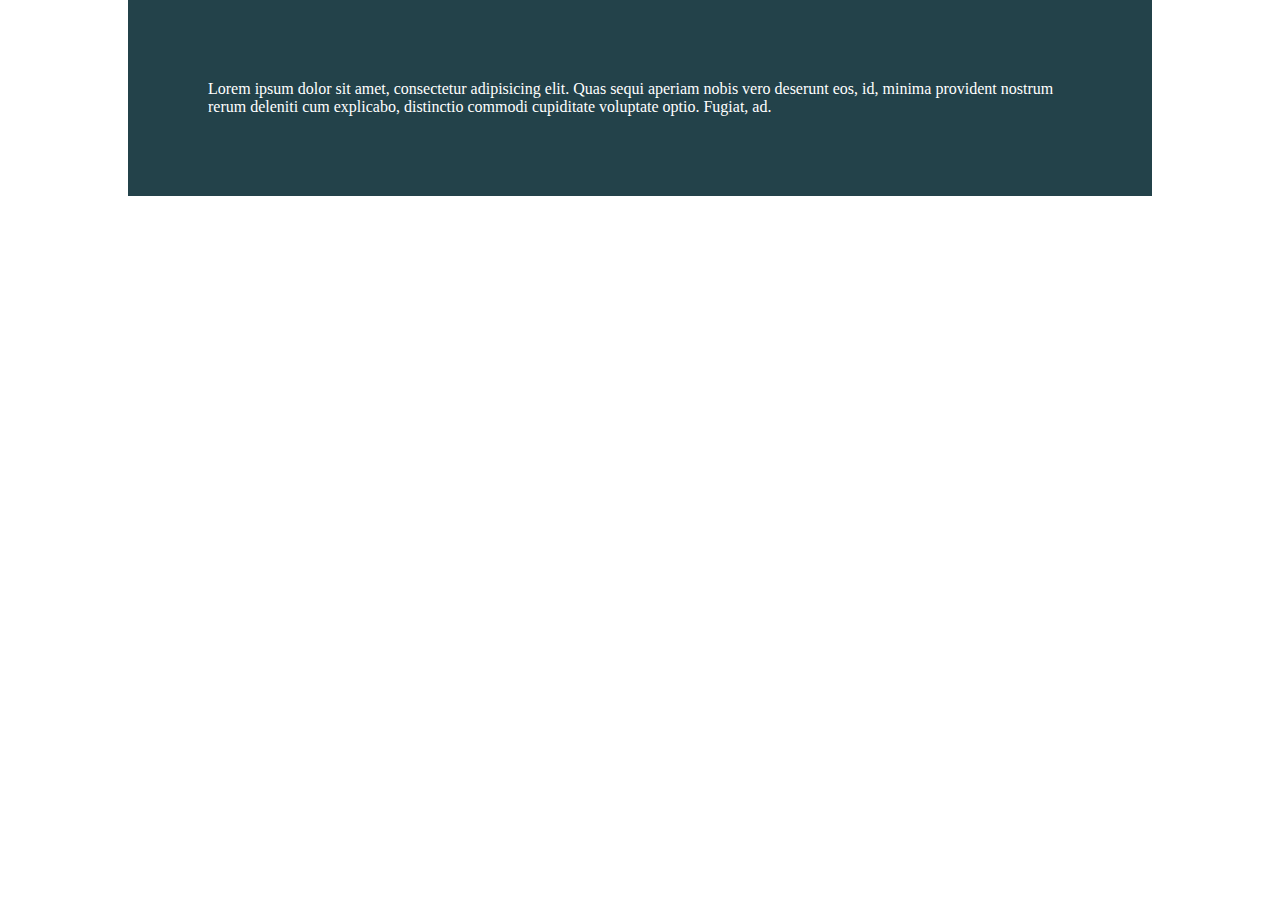
<file: day1/index.html>
<!DOCTYPE html>
<html lang="en">
<head>
    <meta charset="UTF-8">
    <meta http-equiv="X-UA-Compatible" content="IE=edge">
    <meta name="viewport" content="width=device-width, initial-scale=1.0">
    <link rel="stylesheet" href="styles.css">
    <title>Day 1</title>
</head>
<body>
    <div class="container">
        Lorem ipsum dolor sit amet, consectetur adipisicing elit. Quas sequi aperiam nobis vero deserunt eos, id, minima provident nostrum rerum deleniti cum explicabo, distinctio commodi cupiditate voluptate optio. Fugiat, ad.
    </div>
</body>
</html>
</file>
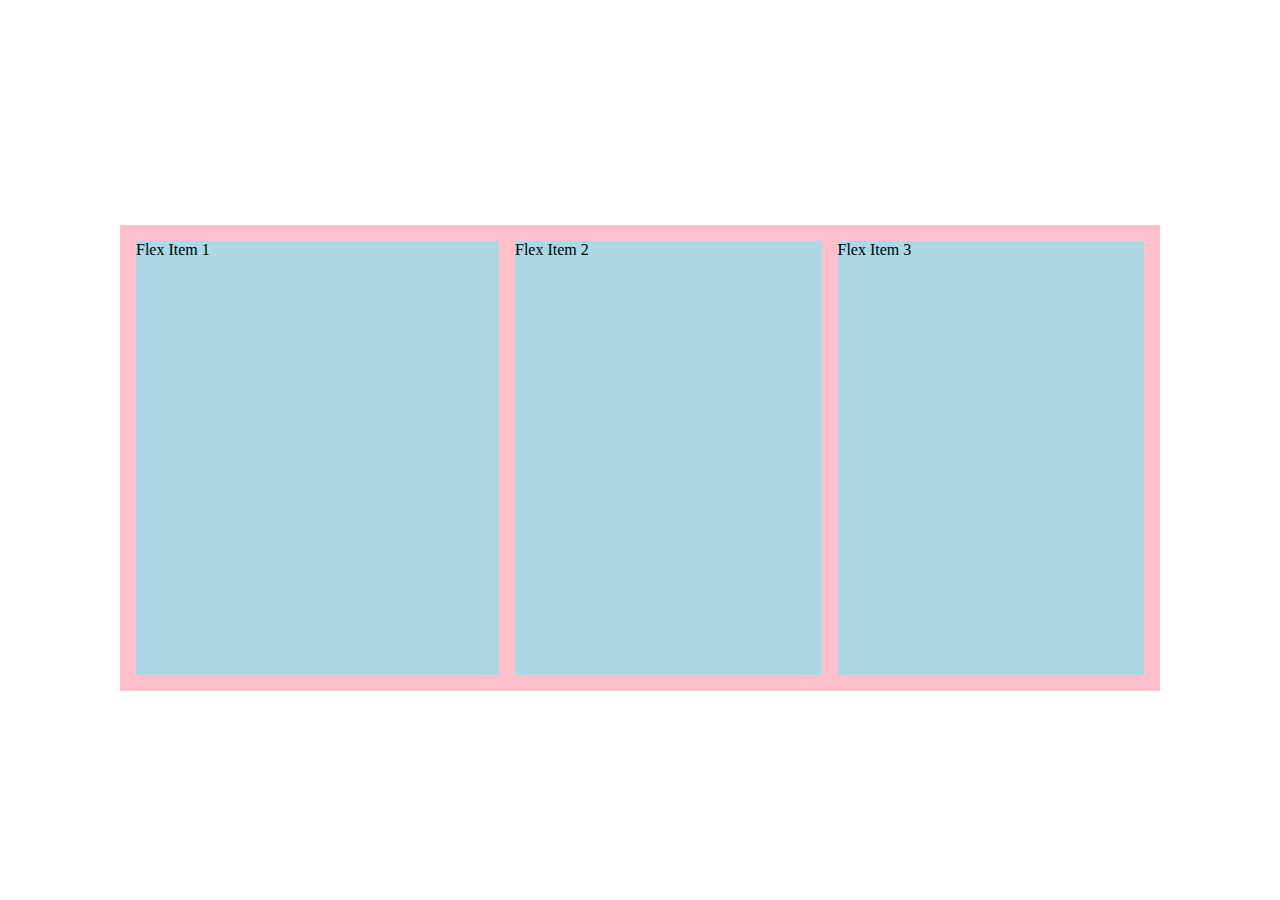
<file: day10/index.html>
<!DOCTYPE html>
<html lang="en">
<head>
    <meta charset="UTF-8">
    <meta http-equiv="X-UA-Compatible" content="IE=edge">
    <meta name="viewport" content="width=device-width, initial-scale=1.0">
    <link rel="stylesheet" href="style.css">
    <title>Document</title>
</head>
<body>
    <div class="container">
        <div class="item one">Flex Item 1</div>
        <div class="item two">Flex Item 2</div>
        <div class="item three">Flex Item 3</div>
    </div>
</body>
</html>
</file>
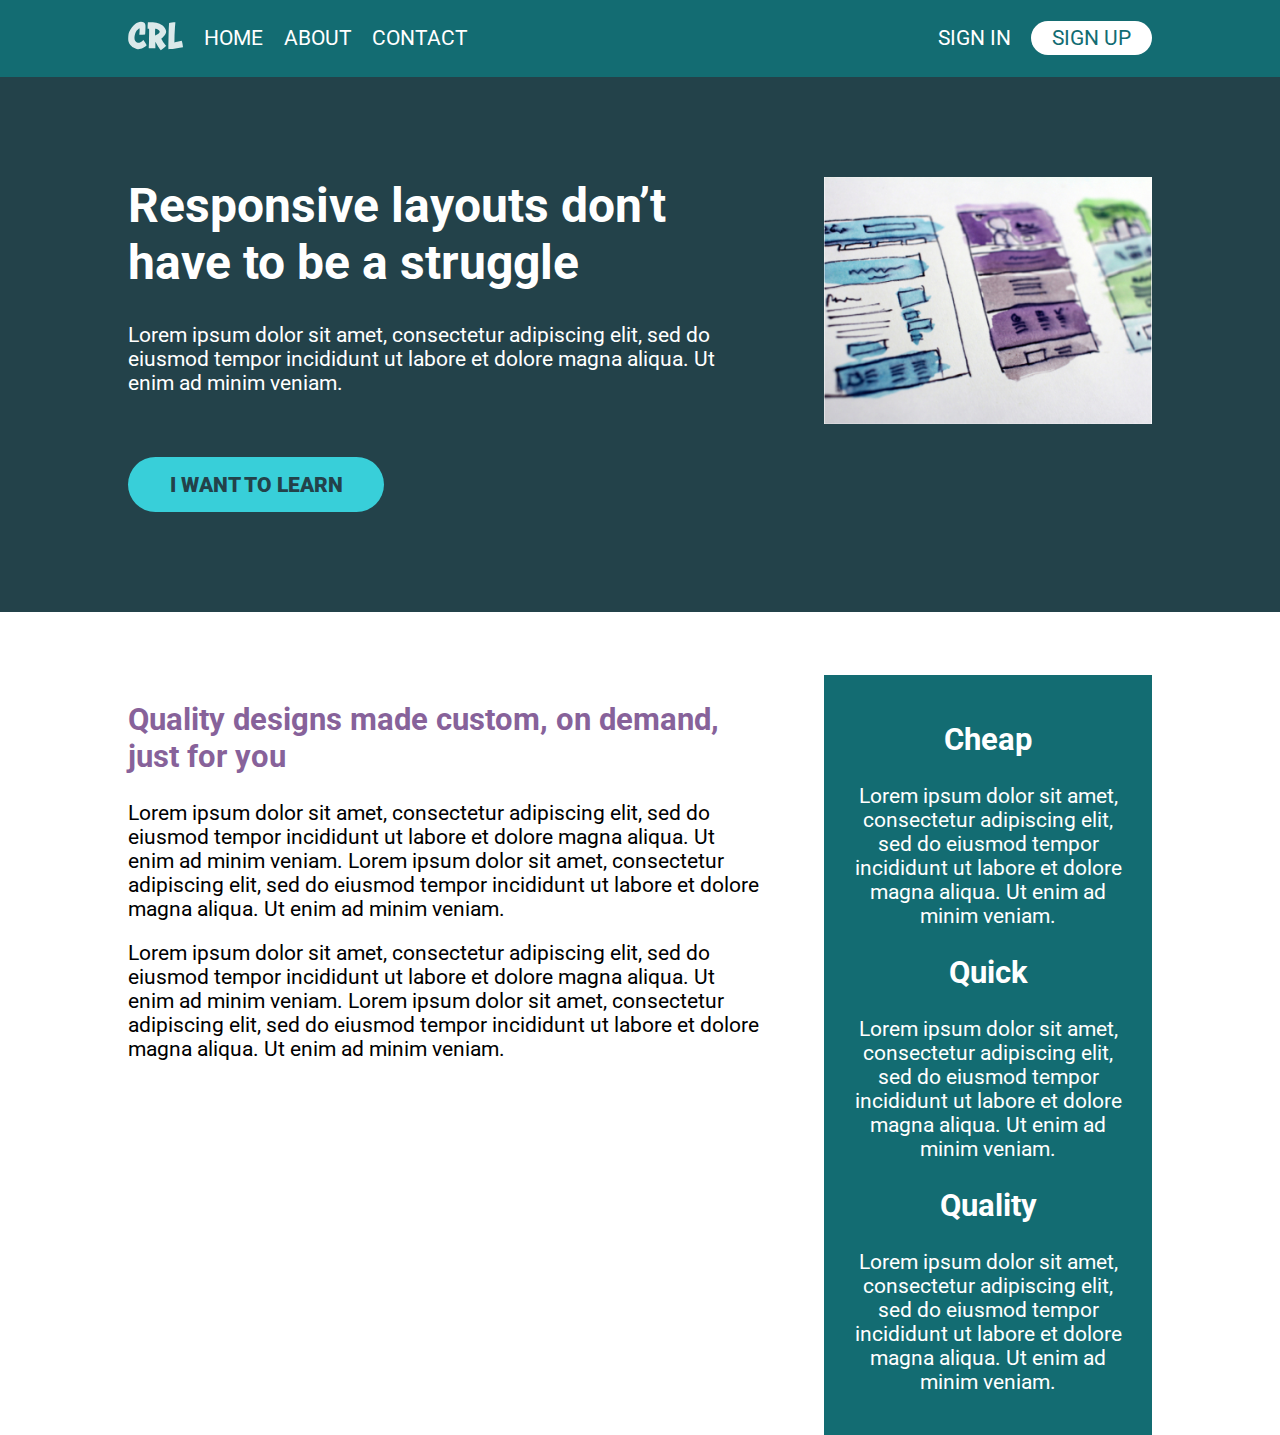
<file: day12/index.html>
<!DOCTYPE html>
<html lang="en">
<head>
    <meta charset="UTF-8">
    <meta name="viewport" content="width=device-width, initial-scale=1.0">
    <title>Conquering Responsive Layouts</title>
    <link href="https://fonts.googleapis.com/css2?family=Roboto:wght@400;900&display=swap" rel="stylesheet"> 
    <link rel="stylesheet" href="style.css">
</head>
<body>
    <header>
        <div class="container row">
            <a class="logo" href="#">
                <img src="logo.svg" alt="conquering responsove layouts">
            </a>
            <nav class="nav">
                <ul class="nav__list">
                    <li class="nav__item"><a href="#" class="nav__link">Home</a></li>
                    <li class="nav__item"><a href="#" class="nav__link">About</a></li>
                    <li class="nav__item"><a href="#" class="nav__link">Contact</a></li>
                </ul>
                <ul class="nav__list">
                    <li class="nav__item"><a href="#" class="nav__link">Sign In</a></li>
                    <li class="nav__item"><a href="#" class="nav__link nav__link--button">Sign up</a></li>
                </ul>
            </nav>
        </div>
    </header>

    <section class="hero">
        <div class="container row">
            <div class="hero__text">
                <h1>Responsive layouts don’t have to be a struggle</h1>
                <p>Lorem ipsum dolor sit amet, consectetur adipiscing elit, sed do eiusmod tempor incididunt ut labore et dolore magna aliqua. Ut enim ad minim veniam.</p>
                <a href="#" class="btn">I want to learn</a>
            </div>
            <img src="img/hero-img.jpg" alt="UX design sketches" class="hero__img">
        </div>
    </section> 

    <main class="main container row">
            <section class="primary-content">
                <h2 class="section-title">Quality designs made custom, on demand, just for you</h2>
                <p>Lorem ipsum dolor sit amet, consectetur adipiscing elit, sed do eiusmod tempor incididunt ut labore et dolore magna aliqua. Ut enim ad minim veniam. Lorem ipsum dolor sit amet, consectetur adipiscing elit, sed do eiusmod tempor incididunt ut labore et dolore magna aliqua. Ut enim ad minim veniam.</p>
                <p>Lorem ipsum dolor sit amet, consectetur adipiscing elit, sed do eiusmod tempor incididunt ut labore et dolore magna aliqua. Ut enim ad minim veniam. Lorem ipsum dolor sit amet, consectetur adipiscing elit, sed do eiusmod tempor incididunt ut labore et dolore magna aliqua. Ut enim ad minim veniam.</p>
            </section>
            <aside class="sidebar">
                <h2 class="sidebar-title">Cheap</h2>
                <p>Lorem ipsum dolor sit amet, consectetur adipiscing elit, sed do eiusmod tempor incididunt ut labore et dolore magna aliqua. Ut enim ad minim veniam.</p>

                <h2 class="sidebar-title">Quick</h2>
                <p>Lorem ipsum dolor sit amet, consectetur adipiscing elit, sed do eiusmod tempor incididunt ut labore et dolore magna aliqua. Ut enim ad minim veniam.</p>

                <h2 class="sidebar-title">Quality</h2>
                <p>Lorem ipsum dolor sit amet, consectetur adipiscing elit, sed do eiusmod tempor incididunt ut labore et dolore magna aliqua. Ut enim ad minim veniam.</p>
            </aside>
    </main>

    

</body>
</html>
</file>
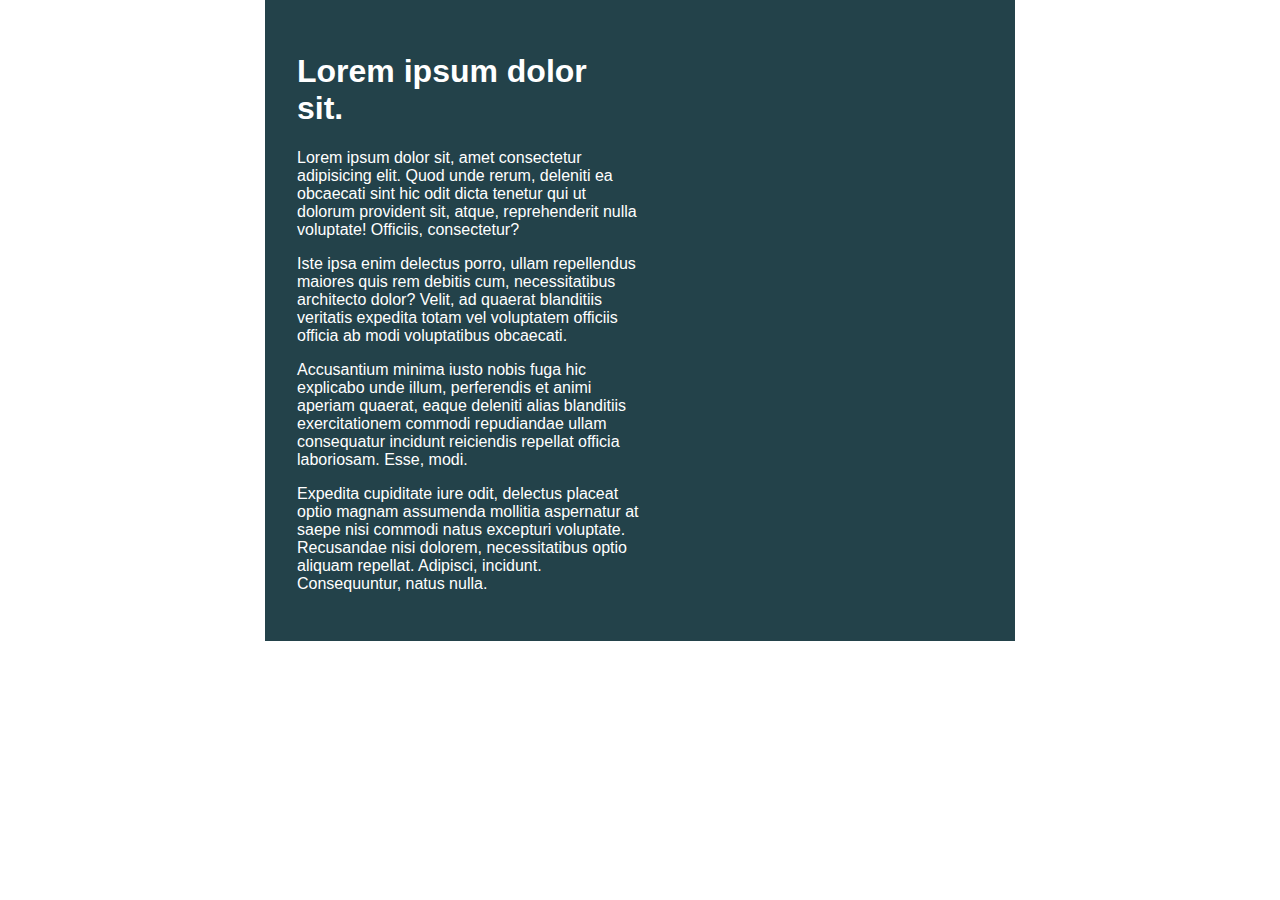
<file: day3/index.html>
<!DOCTYPE html>
<html lang="en">

<head>
    <meta charset="UTF-8">
    <meta name="viewport" content="width=device-width, initial-scale=1.0">
    <title>Day 01</title>

    <link rel="stylesheet" href="styles.css">
</head>

<body>
    <div class="container">
        <div class="intro-content">
            <h1>Lorem ipsum dolor sit.</h1>
            <p>Lorem ipsum dolor sit, amet consectetur adipisicing elit. Quod unde rerum, deleniti ea obcaecati sint hic
                odit dicta tenetur qui ut dolorum provident sit, atque, reprehenderit nulla voluptate! Officiis,
                consectetur?</p>
            <p>Iste ipsa enim delectus porro, ullam repellendus maiores quis rem debitis cum, necessitatibus architecto
                dolor? Velit, ad quaerat blanditiis veritatis expedita totam vel voluptatem officiis officia ab modi
                voluptatibus obcaecati.</p>
            <p>Accusantium minima iusto nobis fuga hic explicabo unde illum, perferendis et animi aperiam quaerat, eaque
                deleniti alias blanditiis exercitationem commodi repudiandae ullam consequatur incidunt reiciendis
                repellat officia laboriosam. Esse, modi.</p>
            <p>Expedita cupiditate iure odit, delectus placeat optio magnam assumenda mollitia aspernatur at saepe nisi
                commodi natus excepturi voluptate. Recusandae nisi dolorem, necessitatibus optio aliquam repellat.
                Adipisci, incidunt. Consequuntur, natus nulla.</p>
        </div>
    </div>
</body>

</html>
</file>
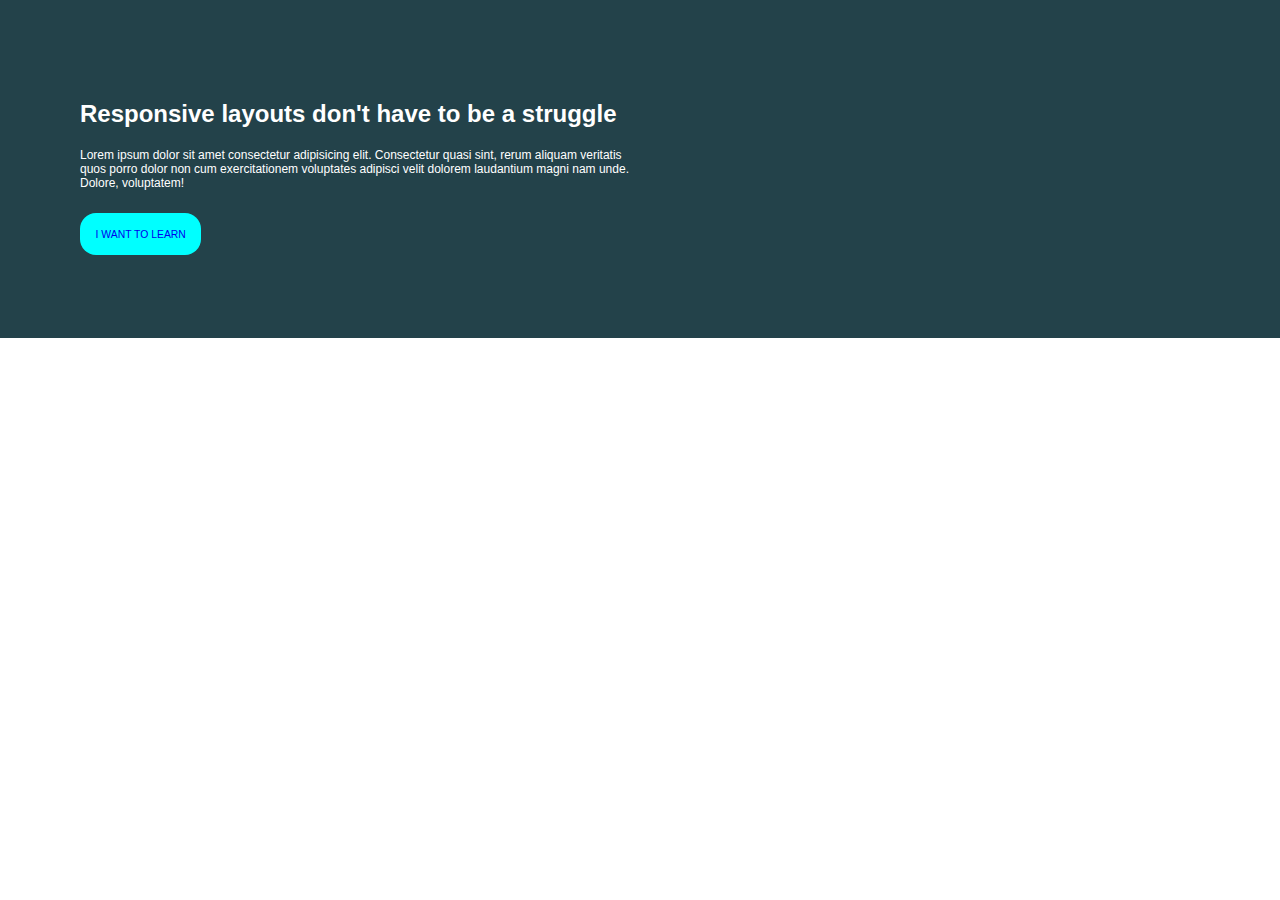
<file: day4/index.html>
<!DOCTYPE html>
<html lang="en">
<head>
    <meta charset="UTF-8">
    <meta http-equiv="X-UA-Compatible" content="IE=edge">
    <meta name="viewport" content="width=device-width, initial-scale=1.0">
    <link rel="stylesheet" href="styles.css">
    <title>Document</title>
</head>
<body>
    <div class="container">
        <div class="intro">
            <div class="intro-content">
                <h2>Responsive layouts don't have to be a struggle</h2>
                <div class="heading">
                    Lorem ipsum dolor sit amet consectetur adipisicing elit. Consectetur quasi sint, rerum aliquam veritatis quos porro dolor non cum exercitationem voluptates adipisci velit dolorem laudantium magni nam unde. Dolore, voluptatem!
                </div>
                <p>
                    <a class="btn" href="#">I want to learn</a>
                </p>
            </div>
        </div>
    </div>
</body>
</html>
</file>
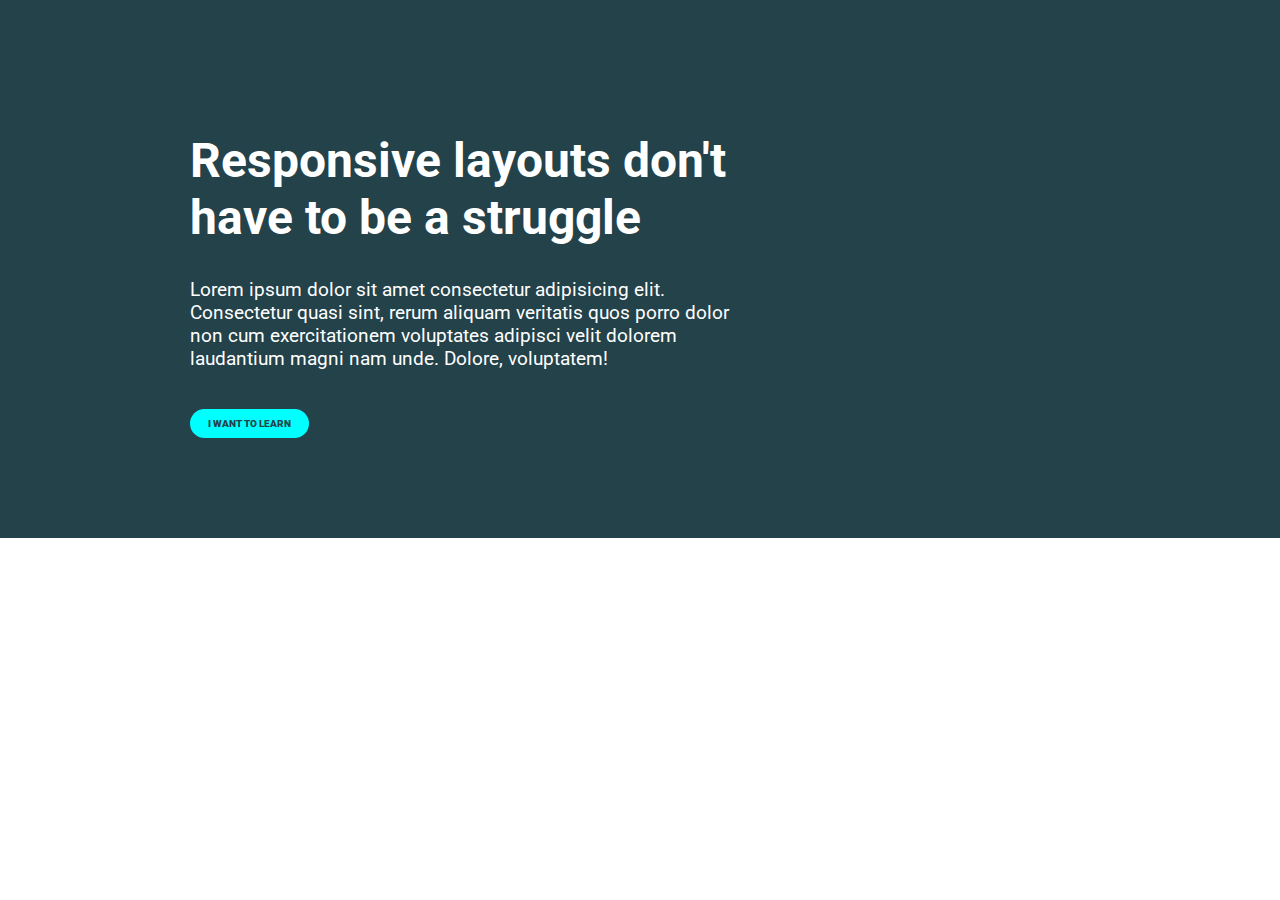
<file: day5/index.html>
<!DOCTYPE html>
<html lang="en">
<head>
    <meta charset="UTF-8">
    <meta http-equiv="X-UA-Compatible" content="IE=edge">
    <meta name="viewport" content="width=device-width, initial-scale=1.0">
    <link rel="preconnect" href="https://fonts.googleapis.com"> 
    <link rel="preconnect" href="https://fonts.gstatic.com" crossorigin> 
    <link href="https://fonts.googleapis.com/css2?family=Roboto:wght@400;900&display=swap" rel="stylesheet">
    <link rel="stylesheet" href="styles.css">
    <title>Document</title>
</head>
<body>
    <div class="hero">
        <div class="container">
            <div class="hero-text">
                <h1>Responsive layouts don't have to be a struggle</h1>
                <p>Lorem ipsum dolor sit amet consectetur adipisicing elit. Consectetur quasi sint, rerum aliquam veritatis quos porro dolor non cum exercitationem voluptates adipisci velit dolorem laudantium magni nam unde. Dolore, voluptatem!</p>
                <a href="#" class="btn">I want to learn</a>
            </div>
        </div>
    </div>
</body>
</html>
</file>
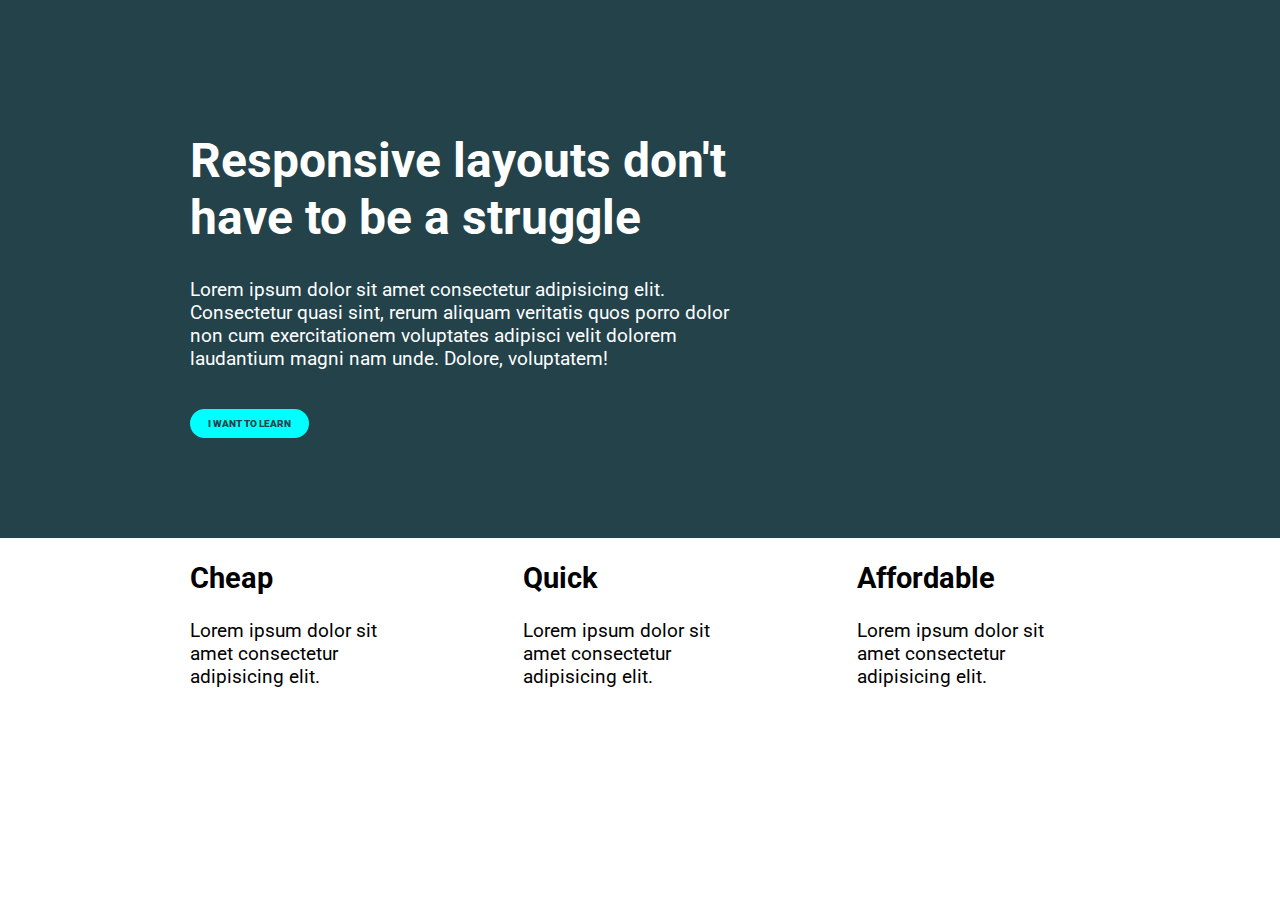
<file: day8/index.html>
<!DOCTYPE html>
<html lang="en">
<head>
    <meta charset="UTF-8">
    <meta http-equiv="X-UA-Compatible" content="IE=edge">
    <meta name="viewport" content="width=device-width, initial-scale=1.0">
    <link rel="preconnect" href="https://fonts.googleapis.com"> 
    <link rel="preconnect" href="https://fonts.gstatic.com" crossorigin> 
    <link href="https://fonts.googleapis.com/css2?family=Roboto:wght@400;900&display=swap" rel="stylesheet">
    <link rel="stylesheet" href="styles.css">
    <title>Document</title>
</head>
<body>
    <div class="hero">
        <div class="container">
            <div class="hero-text">
                <h1>Responsive layouts don't have to be a struggle</h1>
                <p>Lorem ipsum dolor sit amet consectetur adipisicing elit. Consectetur quasi sint, rerum aliquam veritatis quos porro dolor non cum exercitationem voluptates adipisci velit dolorem laudantium magni nam unde. Dolore, voluptatem!</p>
                <a href="#" class="btn">I want to learn</a>
            </div>
        </div>
    </div>
    <div class="container">
        <div class="row">
            <div class="col">
                <h2>Cheap</h2>
                <p>Lorem ipsum dolor sit amet consectetur adipisicing elit.</p>
            </div>
            <div class="col">
                <h2>Quick</h2>
                <p>Lorem ipsum dolor sit amet consectetur adipisicing elit.</p>
            </div>
            <div class="col">
                <h2>Affordable</h2>
                <p>Lorem ipsum dolor sit amet consectetur adipisicing elit.</p>
            </div>
        </div>
    </div>
</body>
</html>
</file>
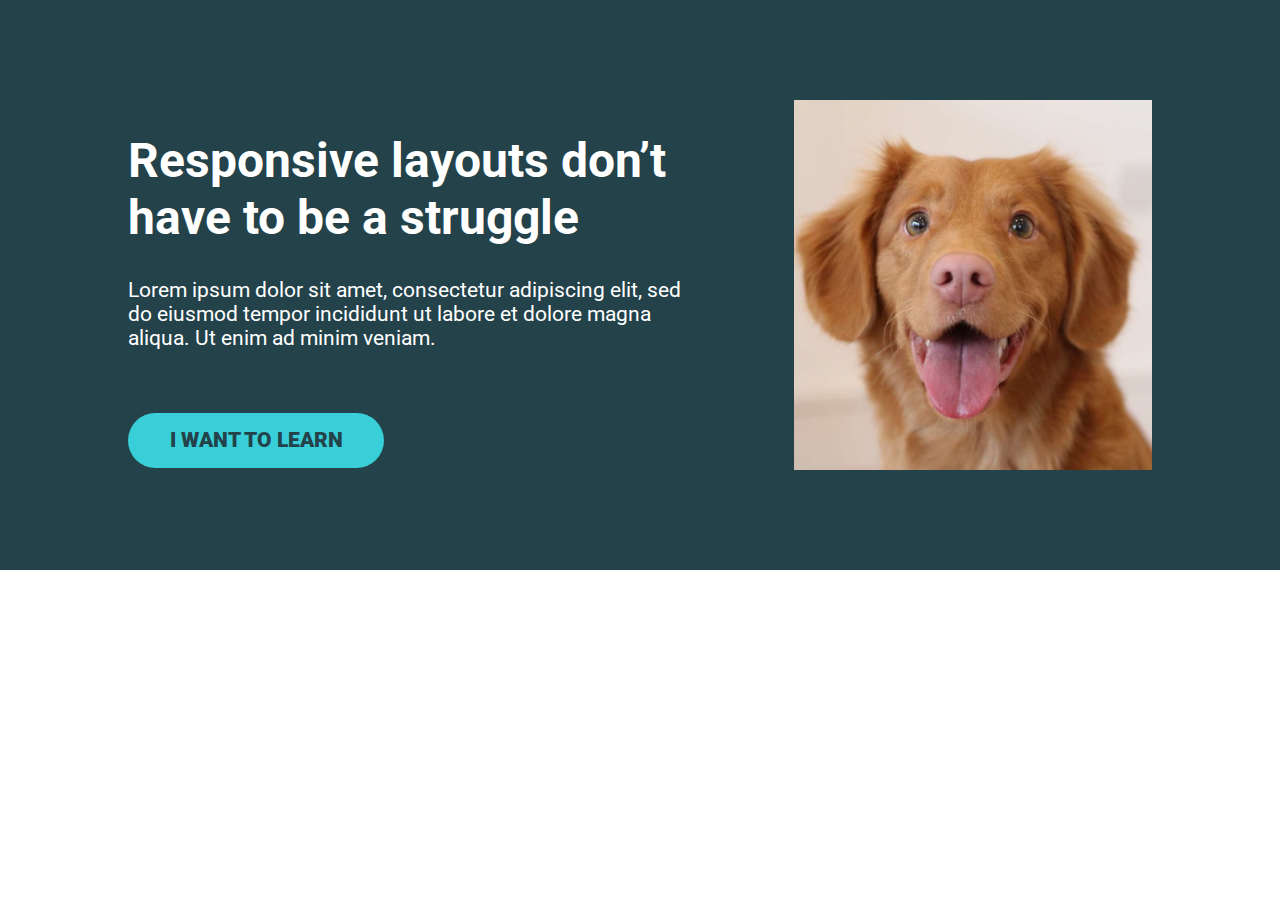
<file: day9/index.html>
<!DOCTYPE html>
<html lang="en">
<head>
    <meta charset="UTF-8">
    <meta name="viewport" content="width=device-width, initial-scale=1.0">
    <title>Day 9</title>
    <link href="https://fonts.googleapis.com/css2?family=Roboto:wght@400;900&display=swap" rel="stylesheet"> 
    <link rel="stylesheet" href="style.css">
</head>
<body>
    <div class="hero">
        <div class="container d-flex">
            <div class="hero__text">
                <h1>Responsive layouts don’t have to be a struggle</h1>
                <p>Lorem ipsum dolor sit amet, consectetur adipiscing elit, sed do eiusmod tempor incididunt ut labore et dolore magna aliqua. Ut enim ad minim veniam.</p>
                <a href="#" class="btn">I want to learn</a>
            </div>
            <img class="hero__img" src="./images/dog.jpg" alt="cute dog">
        </div>
    </div>
</body>
</html>
</file>
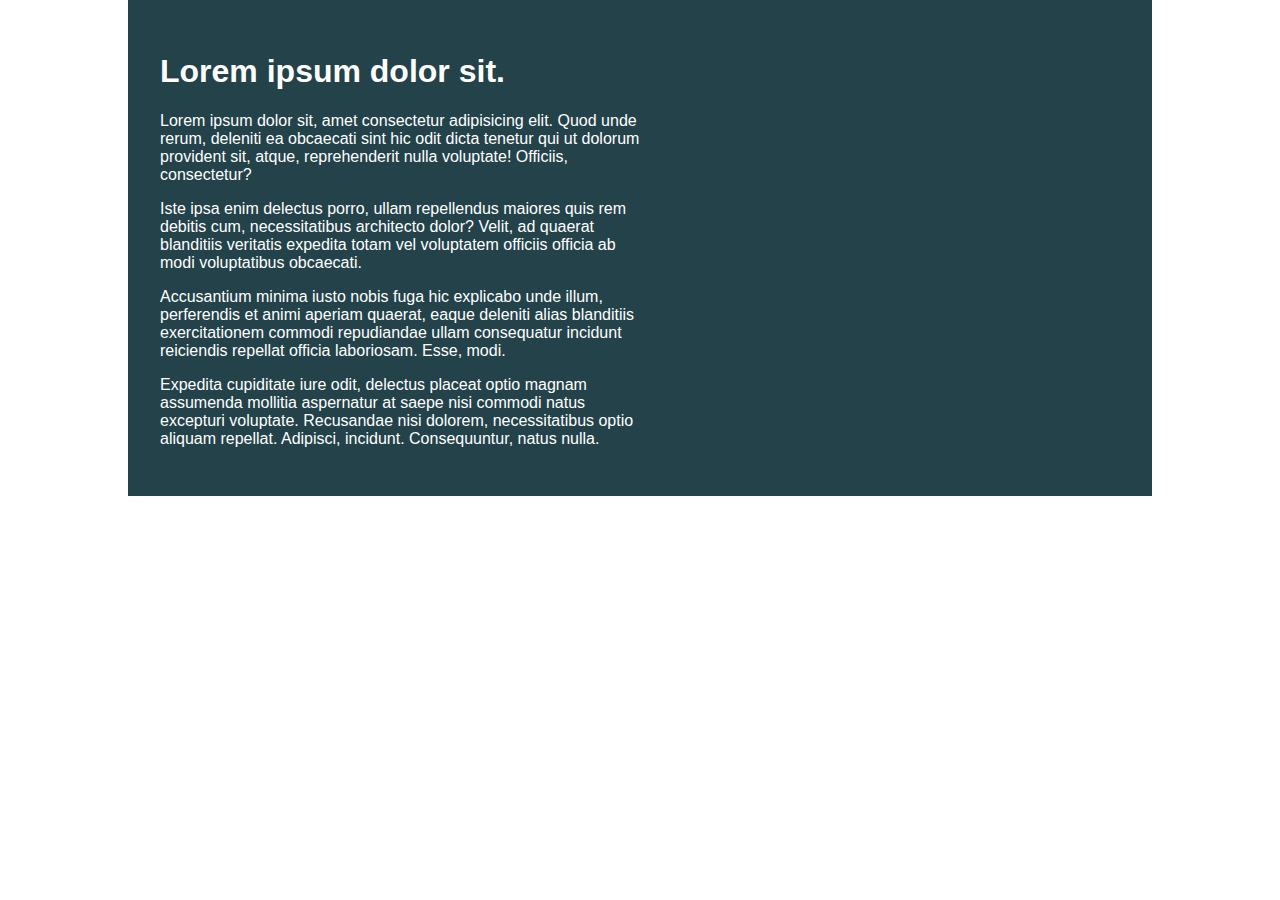
<file: day1/challenge/index.html>
<!DOCTYPE html>
<html lang="en">

<head>
    <meta charset="UTF-8">
    <meta name="viewport" content="width=device-width, initial-scale=1.0">
    <title>Day 01</title>

    <link rel="stylesheet" href="style.css">
</head>

<body>
    <div class="container">
        <div class="intro-content">
            <h1>Lorem ipsum dolor sit.</h1>
            <p>Lorem ipsum dolor sit, amet consectetur adipisicing elit. Quod unde rerum, deleniti ea obcaecati sint hic
                odit dicta tenetur qui ut dolorum provident sit, atque, reprehenderit nulla voluptate! Officiis,
                consectetur?</p>
            <p>Iste ipsa enim delectus porro, ullam repellendus maiores quis rem debitis cum, necessitatibus architecto
                dolor? Velit, ad quaerat blanditiis veritatis expedita totam vel voluptatem officiis officia ab modi
                voluptatibus obcaecati.</p>
            <p>Accusantium minima iusto nobis fuga hic explicabo unde illum, perferendis et animi aperiam quaerat, eaque
                deleniti alias blanditiis exercitationem commodi repudiandae ullam consequatur incidunt reiciendis
                repellat officia laboriosam. Esse, modi.</p>
            <p>Expedita cupiditate iure odit, delectus placeat optio magnam assumenda mollitia aspernatur at saepe nisi
                commodi natus excepturi voluptate. Recusandae nisi dolorem, necessitatibus optio aliquam repellat.
                Adipisci, incidunt. Consequuntur, natus nulla.</p>
        </div>
    </div>
</body>

</html>
</file>
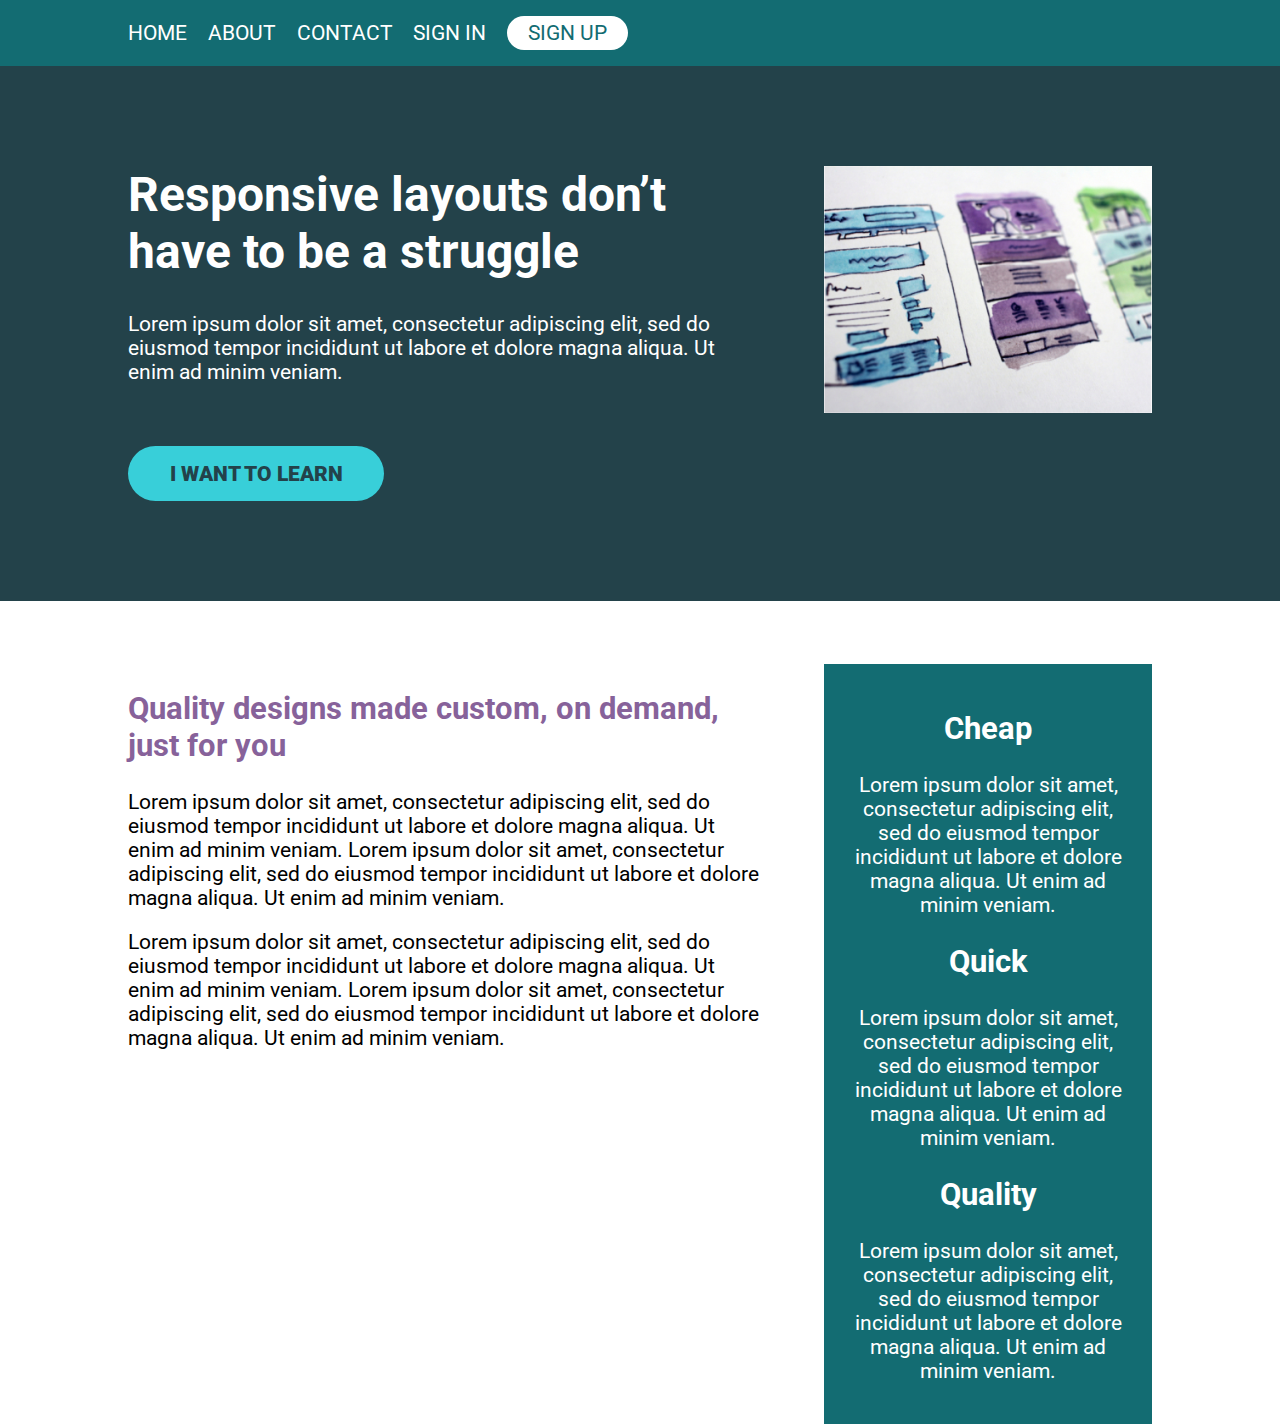
<file: day11/challenge/index.html>
<!DOCTYPE html>
<html lang="en">
<head>
    <meta charset="UTF-8">
    <meta name="viewport" content="width=device-width, initial-scale=1.0">
    <title>Conquering Responsive Layouts</title>
    <link href="https://fonts.googleapis.com/css2?family=Roboto:wght@400;900&display=swap" rel="stylesheet"> 
    <link rel="stylesheet" href="style.css">
</head>
<body>
    <header>
        <nav class="container nav">
            <ul class="nav__list">
                <li class="nav__item"><a href="#" class="nav__link">Home</a></li>
                <li class="nav__item"><a href="#" class="nav__link">About</a></li>
                <li class="nav__item"><a href="#" class="nav__link">Contact</a></li>
                <li class="nav__item"><a href="#" class="nav__link">Sign In</a></li>
                <li class="nav__item"><a href="#" class="nav__link nav__link--button">Sign up</a></li>
            </ul>
        </nav>
    </header>

    <section class="hero">
        <div class="container row">
            <div class="hero__text">
                <h1>Responsive layouts don’t have to be a struggle</h1>
                <p>Lorem ipsum dolor sit amet, consectetur adipiscing elit, sed do eiusmod tempor incididunt ut labore et dolore magna aliqua. Ut enim ad minim veniam.</p>
                <a href="#" class="btn">I want to learn</a>
            </div>
            <img src="img/hero-img.jpg" alt="UX design sketches" class="hero__img">
        </div>
    </section> 

    <main class="main container row">
            <section class="primary-content">
                <h2 class="section-title">Quality designs made custom, on demand, just for you</h2>
                <p>Lorem ipsum dolor sit amet, consectetur adipiscing elit, sed do eiusmod tempor incididunt ut labore et dolore magna aliqua. Ut enim ad minim veniam. Lorem ipsum dolor sit amet, consectetur adipiscing elit, sed do eiusmod tempor incididunt ut labore et dolore magna aliqua. Ut enim ad minim veniam.</p>
                <p>Lorem ipsum dolor sit amet, consectetur adipiscing elit, sed do eiusmod tempor incididunt ut labore et dolore magna aliqua. Ut enim ad minim veniam. Lorem ipsum dolor sit amet, consectetur adipiscing elit, sed do eiusmod tempor incididunt ut labore et dolore magna aliqua. Ut enim ad minim veniam.</p>
            </section>
            <aside class="sidebar">
                <h2 class="sidebar-title">Cheap</h2>
                <p>Lorem ipsum dolor sit amet, consectetur adipiscing elit, sed do eiusmod tempor incididunt ut labore et dolore magna aliqua. Ut enim ad minim veniam.</p>

                <h2 class="sidebar-title">Quick</h2>
                <p>Lorem ipsum dolor sit amet, consectetur adipiscing elit, sed do eiusmod tempor incididunt ut labore et dolore magna aliqua. Ut enim ad minim veniam.</p>

                <h2 class="sidebar-title">Quality</h2>
                <p>Lorem ipsum dolor sit amet, consectetur adipiscing elit, sed do eiusmod tempor incididunt ut labore et dolore magna aliqua. Ut enim ad minim veniam.</p>
            </aside>
    </main>

    

</body>
</html>
</file>
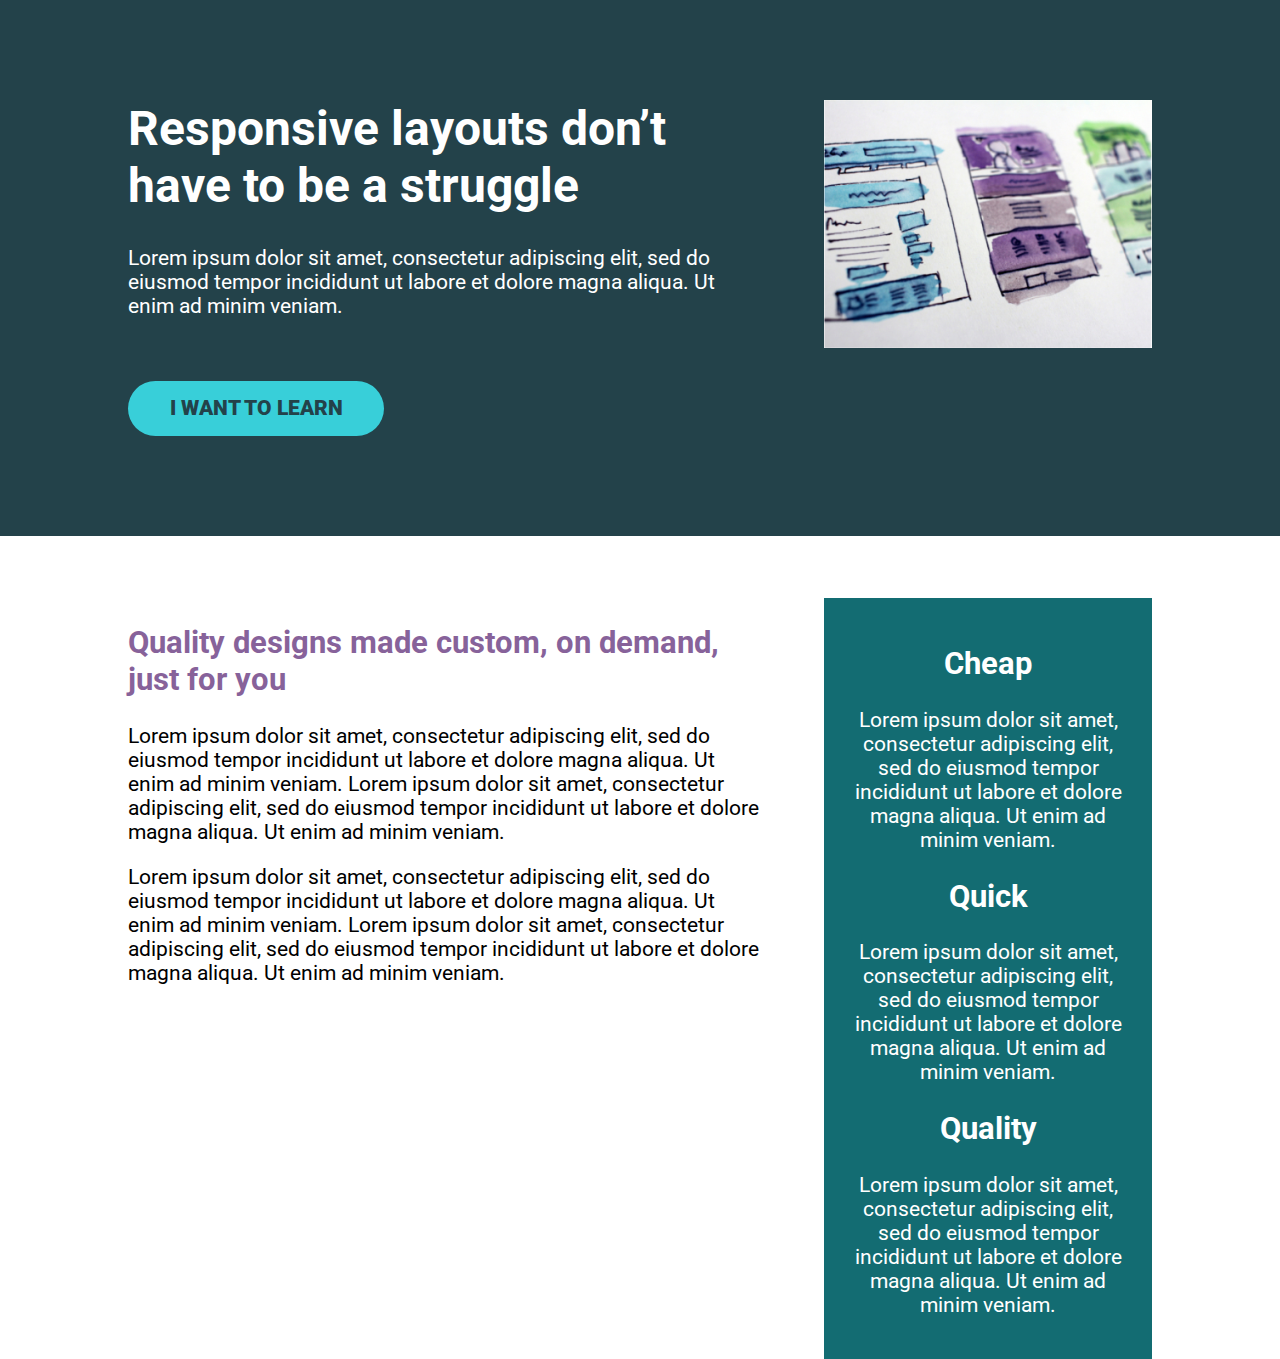
<file: day11/day9-solution/index.html>
<!DOCTYPE html>
<html lang="en">
<head>
    <meta charset="UTF-8">
    <meta name="viewport" content="width=device-width, initial-scale=1.0">
    <title>Conquering Rsponsive Layouts</title>
    <link href="https://fonts.googleapis.com/css2?family=Roboto:wght@400;900&display=swap" rel="stylesheet"> 
    <link rel="stylesheet" href="style.css">
</head>
<body>
    <header class="hero">
        <div class="container row">
            <div class="hero__text">
                <h1>Responsive layouts don’t have to be a struggle</h1>
                <p>Lorem ipsum dolor sit amet, consectetur adipiscing elit, sed do eiusmod tempor incididunt ut labore et dolore magna aliqua. Ut enim ad minim veniam.</p>
                <a href="#" class="btn">I want to learn</a>
            </div>
            <img class="hero__img" src="img/hero-img.jpg" alt="hero image">
        </div>
    </header>
    <main class="main container row">
        <section class="primary-content">
            <h2 class="section-title">Quality designs made custom, on demand, just for you</h2>
            <p>Lorem ipsum dolor sit amet, consectetur adipiscing elit, sed do eiusmod tempor incididunt ut labore et dolore magna aliqua. Ut enim ad minim veniam. Lorem ipsum dolor sit amet, consectetur adipiscing elit, sed do eiusmod tempor incididunt ut labore et dolore magna aliqua. Ut enim ad minim veniam.</p>
            <p>Lorem ipsum dolor sit amet, consectetur adipiscing elit, sed do eiusmod tempor incididunt ut labore et dolore magna aliqua. Ut enim ad minim veniam. Lorem ipsum dolor sit amet, consectetur adipiscing elit, sed do eiusmod tempor incididunt ut labore et dolore magna aliqua. Ut enim ad minim veniam.</p>
        </section>
        <aside class="sidebar">
            <h2 class="sidebar-title">Cheap</h2>
            <p>Lorem ipsum dolor sit amet, consectetur adipiscing elit, sed do eiusmod tempor incididunt ut labore et dolore magna aliqua. Ut enim ad minim veniam.</p>
            <h2 class="sidebar-title">Quick</h2>
            <p>Lorem ipsum dolor sit amet, consectetur adipiscing elit, sed do eiusmod tempor incididunt ut labore et dolore magna aliqua. Ut enim ad minim veniam.</p>
            <h2 class="sidebar-title">Quality</h2>
            <p>Lorem ipsum dolor sit amet, consectetur adipiscing elit, sed do eiusmod tempor incididunt ut labore et dolore magna aliqua. Ut enim ad minim veniam.</p>
        </aside>
    </main>
</body>
</html>
</file>
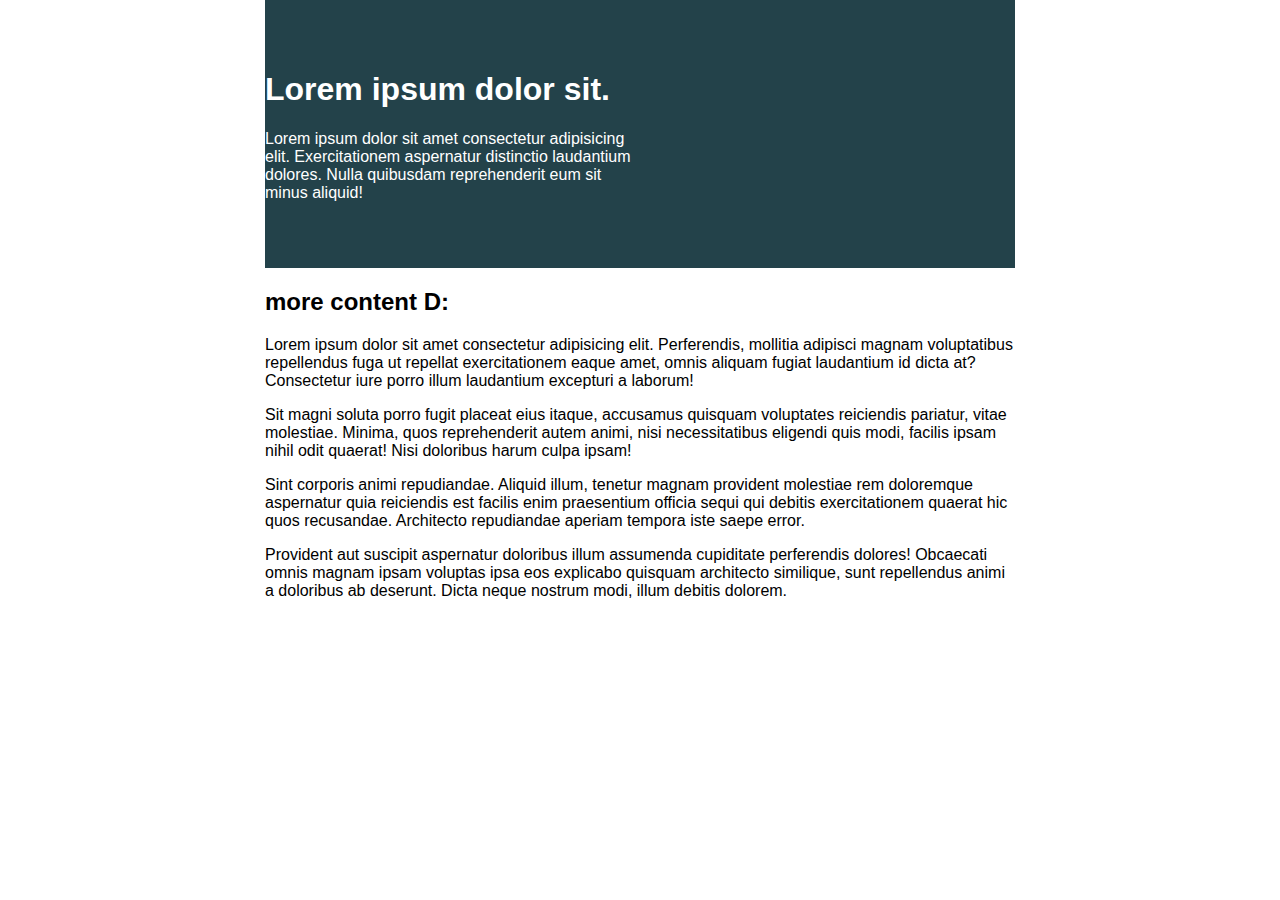
<file: day3/challenge/index.html>
<!DOCTYPE html>
<html lang="en">
<head> 
    <meta charset="UTF-8">
    <meta name="viewport" content="width=device-width, initial-scale=1.0">
    <title>Day 01</title>
 
    <link rel="stylesheet" href="style.css">
</head>
<body>

    <div class="container">
        <div class="intro">
            <div class="intro-content">
                <h1>Lorem ipsum dolor sit.</h1>
                <p>Lorem ipsum dolor sit amet consectetur adipisicing elit. Exercitationem aspernatur distinctio laudantium dolores. Nulla quibusdam reprehenderit eum sit minus aliquid!</p>
            </div>
        </div>
        <h2>more content D:</h2>
        <p>Lorem ipsum dolor sit amet consectetur adipisicing elit. Perferendis, mollitia adipisci magnam voluptatibus repellendus fuga ut repellat exercitationem eaque amet, omnis aliquam fugiat laudantium id dicta at? Consectetur iure porro illum laudantium excepturi a laborum!</p>
        <p>Sit magni soluta porro fugit placeat eius itaque, accusamus quisquam voluptates reiciendis pariatur, vitae molestiae. Minima, quos reprehenderit autem animi, nisi necessitatibus eligendi quis modi, facilis ipsam nihil odit quaerat! Nisi doloribus harum culpa ipsam!</p>
        <p>Sint corporis animi repudiandae. Aliquid illum, tenetur magnam provident molestiae rem doloremque aspernatur quia reiciendis est facilis enim praesentium officia sequi qui debitis exercitationem quaerat hic quos recusandae. Architecto repudiandae aperiam tempora iste saepe error.</p>
        <p>Provident aut suscipit aspernatur doloribus illum assumenda cupiditate perferendis dolores! Obcaecati omnis magnam ipsam voluptas ipsa eos explicabo quisquam architecto similique, sunt repellendus animi a doloribus ab deserunt. Dicta neque nostrum modi, illum debitis dolorem.</p>
    </div>
</body>
</html>
</file>
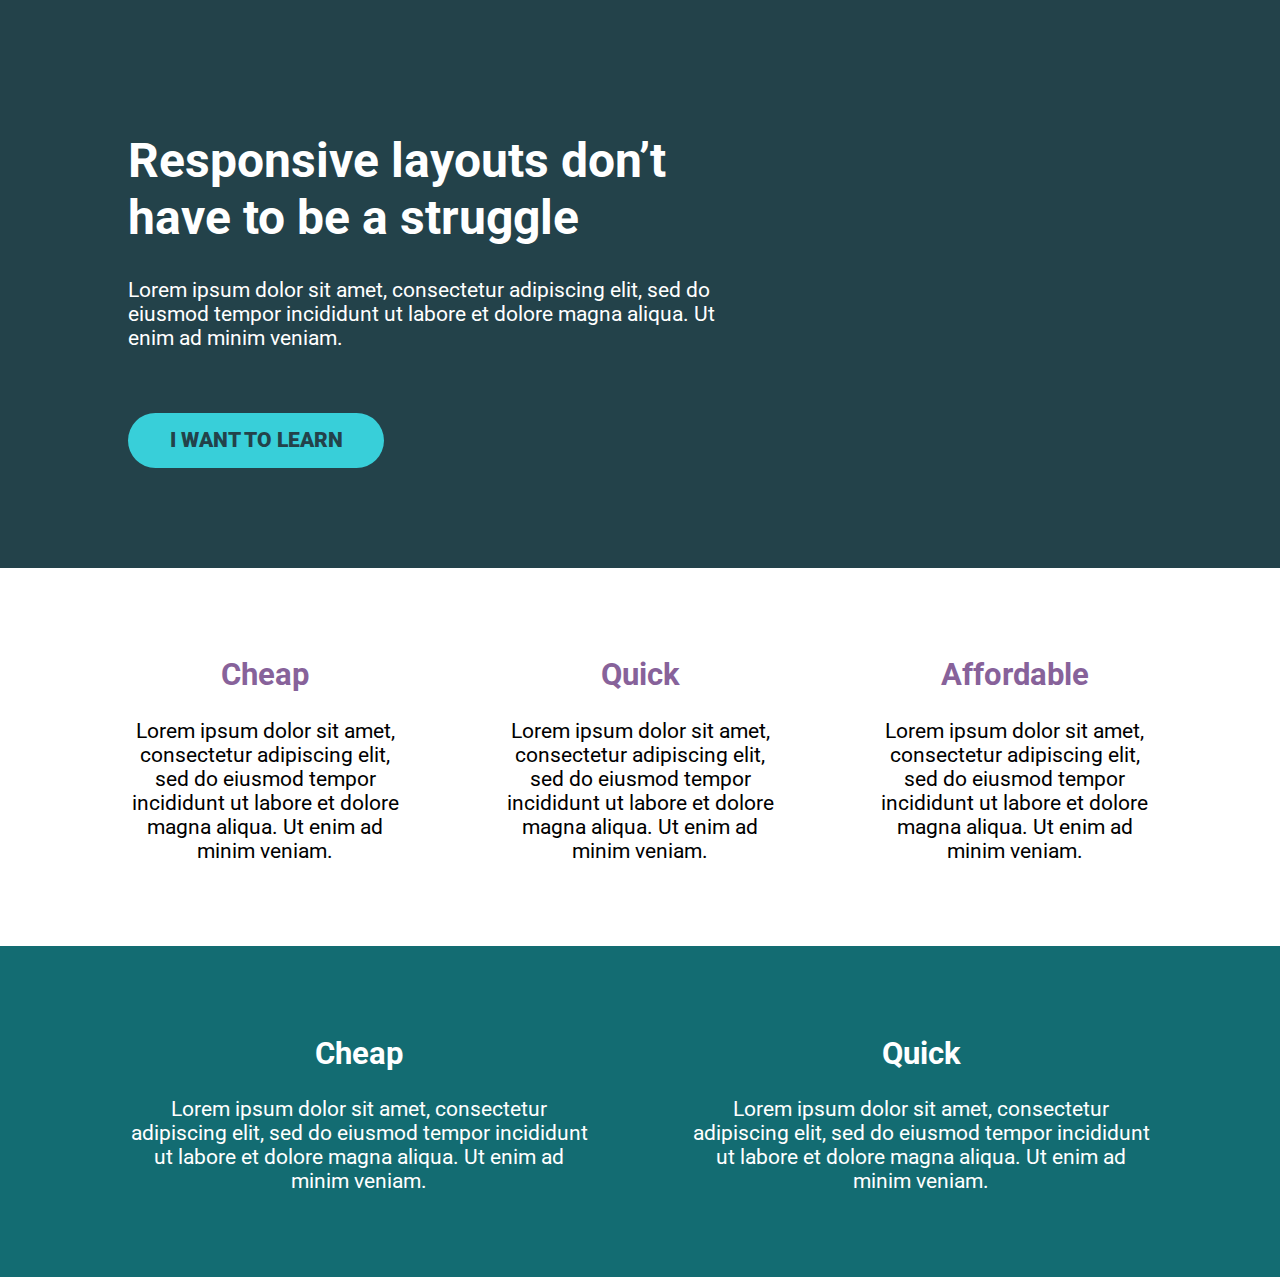
<file: day8/challenge/index.html>
<!DOCTYPE html>
<html lang="en">
<head>
    <meta charset="UTF-8">
    <meta name="viewport" content="width=device-width, initial-scale=1.0">
    <title>Challenge time!</title>
    <link href="https://fonts.googleapis.com/css2?family=Roboto:wght@400;900&display=swap" rel="stylesheet"> 
    <link rel="stylesheet" href="style.css">
</head>
<body>
    <div class="hero">
        <div class="container">
            <div class="hero__text">
                <h1>Responsive layouts don’t have to be a struggle</h1>
                <p>Lorem ipsum dolor sit amet, consectetur adipiscing elit, sed do eiusmod tempor incididunt ut labore et dolore magna aliqua. Ut enim ad minim veniam.</p>
                <a href="#" class="btn">I want to learn</a>
            </div>
        </div>
    </div>
    <section class="three-col">
        <div class="container">
            <div class="row">
                <div class="col text-center">
                    <h2 class="accent-text">Cheap</h2>
                    <p>Lorem ipsum dolor sit amet, consectetur adipiscing elit, sed do eiusmod tempor incididunt ut labore et dolore magna aliqua. Ut enim ad minim veniam.</p>
                </div>
                <div class="col text-center">
                    <h2 class="accent-text">Quick</h2>
                    <p>Lorem ipsum dolor sit amet, consectetur adipiscing elit, sed do eiusmod tempor incididunt ut labore et dolore magna aliqua. Ut enim ad minim veniam.</p>
                </div>
                <div class="col text-center">
                    <h2 class="accent-text">Affordable</h2>
                    <p>Lorem ipsum dolor sit amet, consectetur adipiscing elit, sed do eiusmod tempor incididunt ut labore et dolore magna aliqua. Ut enim ad minim veniam.</p>
                </div>
            </div>
        </div>
    </section>

    <section class="two-col">
        <div class="container">
            <div class="row">
                <div class="col text-center">
                    <h2>Cheap</h2>
                    <p>Lorem ipsum dolor sit amet, consectetur adipiscing elit, sed do eiusmod tempor incididunt ut labore et dolore magna aliqua. Ut enim ad minim veniam.</p>
                </div>
                <div class="col text-center">
                    <h2>Quick</h2>
                    <p>Lorem ipsum dolor sit amet, consectetur adipiscing elit, sed do eiusmod tempor incididunt ut labore et dolore magna aliqua. Ut enim ad minim veniam.</p>
                </div>
            </div>
        </div>
    </section>
</body>
</html>
</file>
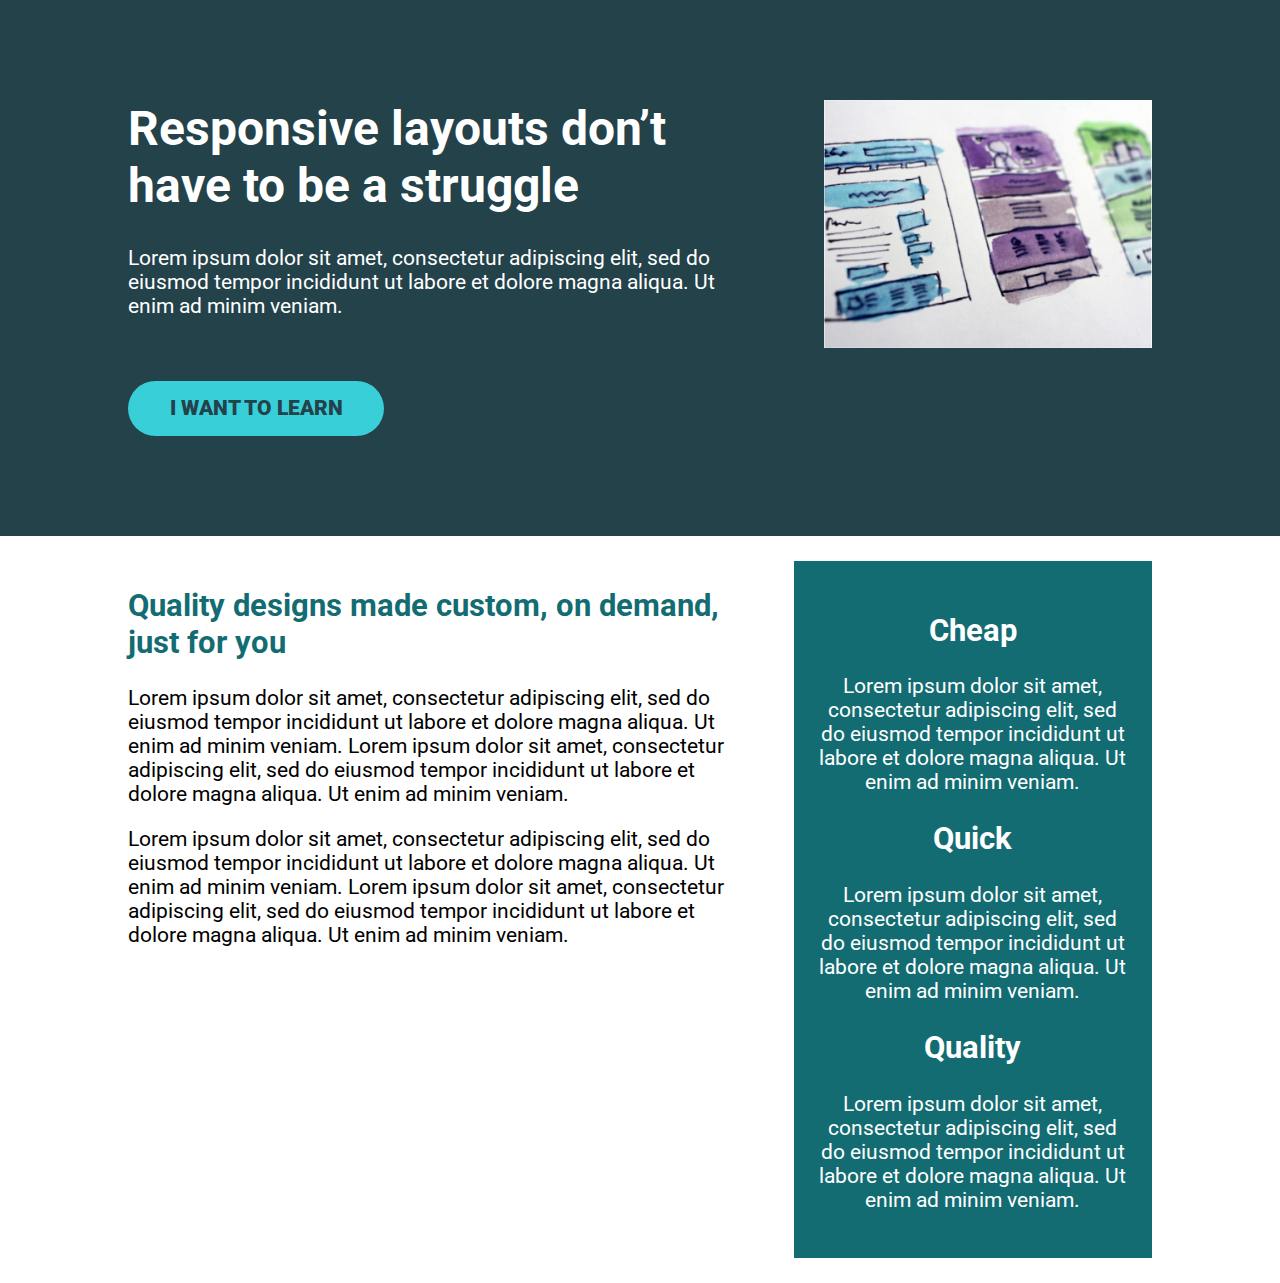
<file: day9/challenge/index.html>
<!DOCTYPE html>
<html lang="en">
<head>
    <meta charset="UTF-8">
    <meta name="viewport" content="width=device-width, initial-scale=1.0">
    <title>Conquering Rsponsive Layouts</title>
    <link href="https://fonts.googleapis.com/css2?family=Roboto:wght@400;900&display=swap" rel="stylesheet"> 
    <link rel="stylesheet" href="style.css">
</head>
<body>
    <div class="hero">
        <div class="container row">
            <div class="hero__text">
                <h1>Responsive layouts don’t have to be a struggle</h1>
                <p>Lorem ipsum dolor sit amet, consectetur adipiscing elit, sed do eiusmod tempor incididunt ut labore et dolore magna aliqua. Ut enim ad minim veniam.</p>
                <a href="#" class="btn">I want to learn</a>
            </div>
            <img class="hero__img" src="img/hero-img.jpg" alt="web design">
        </div>
    </div>
    <div class="container row p-2">
        <div class="col width-60">
            <h2 class="text-accent">Quality designs made custom, on demand, just for you</h2>
            <p>
                Lorem ipsum dolor sit amet, consectetur adipiscing elit, sed do eiusmod tempor incididunt ut labore et dolore magna aliqua. Ut enim ad minim veniam. Lorem ipsum dolor sit amet, consectetur adipiscing elit, sed do eiusmod tempor incididunt ut labore et dolore magna aliqua. Ut enim ad minim veniam.
            </p>
            <p>
                Lorem ipsum dolor sit amet, consectetur adipiscing elit, sed do eiusmod tempor incididunt ut labore et dolore magna aliqua. Ut enim ad minim veniam. Lorem ipsum dolor sit amet, consectetur adipiscing elit, sed do eiusmod tempor incididunt ut labore et dolore magna aliqua. Ut enim ad minim veniam.
            </p>
        </div>
        <div class="col width-35 text-center bg-accent text-white p-2 pl-2 pr-2">
            <h2>Cheap</h2>
            <p>Lorem ipsum dolor sit amet, consectetur adipiscing elit, sed do eiusmod tempor incididunt ut labore et dolore magna aliqua. Ut enim ad minim veniam.</p>

            <h2>Quick</h2>
            <p>Lorem ipsum dolor sit amet, consectetur adipiscing elit, sed do eiusmod tempor incididunt ut labore et dolore magna aliqua. Ut enim ad minim veniam.</p>

            <h2>Quality</h2>
            <p>Lorem ipsum dolor sit amet, consectetur adipiscing elit, sed do eiusmod tempor incididunt ut labore et dolore magna aliqua. Ut enim ad minim veniam.</p>
        </div>
    </div>
</body>
</html>
</file>
<file: day1/styles.css>
* { box-sizing: border-box; }

body {
    margin: 0;
}

.container {
    background: #23424a;
    color: white;

    width: 80%;
    margin: 0 auto;
    padding: 5em;
}
</file>
<file: day10/style.css>
.container {
    background: pink;
    height: 50vh;
    width: 80vw;
    padding: 0.5em;
    margin: 25vh auto 0;
    display: flex;
    flex-direction: row;
    align-items: stretch;
}

.item {
    background: lightblue;
    margin: 0.5em;
}

.one {
    flex: 2 250px;
}

.two {
    flex: 1 2 250px;
}

.three {
    flex: 1 2 250px;
}
</file>
<file: day12/style.css>
/* 
////// For this challenge ///////

- All text is in the text.md file

// Requirements
   1. Get all the navigation items next to one another
   2. Add a space between all the items
*/

*, *::before, *::after {
    box-sizing: border-box;
}

body {
    margin: 0;
    font-family: 'Roboto', sans-serif;
    font-size: 1.3rem;
}

img {
    max-width: 100%;
}

h1 {
    font-size: 3rem;
    margin-top: 0;
}

.section-title {
    color: #87629A;
}

.btn {
    display: inline-block;
    text-decoration: none;
    text-transform: uppercase; 
    color: #23424A;
    font-weight: 900;
    background-color: #38CFD9;
    padding: .75em 2em;
    border-radius: 100px;
}

.btn:hover,
.btn:focus {
    opacity: .75; 
}


.container {
    width: 80%;
    max-width: 1100px;
    margin: 0 auto;
}

.row {
    display: flex;
    justify-content: space-between;
}

.col {
    /* these are now flex items */
    width: 100%;
}

.col + .col {
    margin-left: 30px;
}


header {
    background: #136c72;
    padding: 1em 0;
}

.logo {
    margin-right: 1em;
}

.nav {
    display: flex;
    justify-content: space-between;
    align-items: center;
    flex-grow: 1;
    flex-shrink: 1;
}

.nav__list {
    margin: 0;
    padding: 0;
    list-style: none;
    display: flex;
}

.nav__link {
    color: #fff;
    text-decoration: none;
    text-transform: uppercase;
}

.nav__link--button {
    background: #fff;
    color: #136c72;
    padding: .25em 1em;
    border-radius: 10em;
}

.nav__link:hover {
    opacity: .75;
}

.nav__item + .nav__item {
    margin-left: 1em;
}

.hero {
    padding: 100px 0;
    background-color: #23424A;
    color: #FFF;
}

.hero__text { 
    width: 62%;
}

.hero__img {
    width: 32%;
    align-self: flex-start;
}

.hero p {
    margin-bottom: 3em;
}

.main {
    margin-top: 3em;
}

.primary-content {
    width: 62%;
}

.sidebar {
    width: 32%;
    padding: 1em;
    text-align: center;
    color: #fff;
    background-color: #136c72;
}
</file>
<file: day3/styles.css>
* {
    box-sizing: border-box;
  }
  
  body {
    margin: 0;
    font-family: sans-serif;
  }
  
  .container {
    background: #23424a;
    color: white;
    width: 80%;
    max-width: 750px;
    margin: 0 auto;
  
    padding: 2em;
  }
  
  .intro-content {
    width: 50%;
  }
</file>
<file: day4/styles.css>
* {
    box-sizing: border-box;
  }
  
  body {
    margin: 0;
    font-family: sans-serif;
  }

  .intro {
    background: #23424a;
    color: white;
    padding: 50px 0;
    margin: 0 auto;
    padding: 5em;
  }

  .intro-content {  
      width: 50%;
  }

  .heading {
    font-size: 0.75rem;
    padding-bottom: 1.5em;
  }

  .btn {
    background-color:aqua;
    padding: 1.5em;
    font-size: 0.65rem;
    text-decoration: none;
    border-radius: 1rem;
    text-transform: uppercase;
  }
</file>
<file: day5/styles.css>
* {
    box-sizing: border-box;
  }
  
  body {
    margin: 0;
    font-family: 'Roboto', sans-serif;
    font-size: 1.2rem;
  }

  h1 {
    font-size: 3rem;
  }

  .container {
    width: 80%;
    max-width: 900px;
    margin: 0 auto;
  }

  .hero {
    background: #23424a;
    color: #FFF;
    padding: 100px 0;
  }

  .hero-text {
    width: 60%;
  }

  .hero p {
    margin-bottom: 2em;
  }

  .btn {
    display: inline-block;
    text-decoration: none;
    text-transform: uppercase;
    background-color:aqua;
    color: #23424a;
    font-weight: 900;
    padding: .75em 1.75em;
    border-radius: 100px;
    font-size: 0.65rem;
  }

  .btn:hover,
  .btn:focus {
    opacity: .75;
  }
</file>
<file: day8/styles.css>
* {
    box-sizing: border-box;
  }
  
  body {
    margin: 0;
    font-family: 'Roboto', sans-serif;
    font-size: 1.2rem;
  }

  h1 {
    font-size: 3rem;
  }

  .container {
    width: 80%;
    max-width: 900px;
    margin: 0 auto;
  }

  .hero {
    background: #23424a;
    color: #FFF;
    padding: 100px 0;
  }

  .hero-text {
    width: 60%;
  }

  .hero p {
    margin-bottom: 2em;
  }


  .row {
    display: flex;
  }

  .col {
    width: 100%;
    /* gap: 100px; */
  }

  .col + .col {
    margin-left: 100px;
  }

  .btn {
    display: inline-block;
    text-decoration: none;
    text-transform: uppercase;
    background-color:aqua;
    color: #23424a;
    font-weight: 900;
    padding: .75em 1.75em;
    border-radius: 100px;
    font-size: 0.65rem;
  }

  .btn:hover,
  .btn:focus {
    opacity: .75;
  }
</file>
<file: day9/style.css>
*, *::before, *::after {
    box-sizing: border-box;
}

body {
    margin: 0;
    font-family: 'Roboto', sans-serif;
    font-size: 1.3rem;
}

h1 {
    font-size: 3rem;
}

img {
    max-width: 100%;
}

.container {
    width: 80%;
    max-width: 1100px;
    margin: 0 auto;
}

.d-flex {
    display: flex;
    gap: 100px;
    justify-content: space-between;
}

.col {
    /* these are now flex items */
    width: 100%;
}

.hero {
    padding: 100px 0;
    background-color: #23424A;
    color: #FFF;
}

.hero__text {
    width: 60%;
}

.hero__img {
    align-self: flex-start;
    width: 35%
}

.hero p {
    margin-bottom: 3em;
}

.three-col {
    padding: 3em 0;
}

.two-col {
    background-color: #136c72;
    color: white;
    padding: 3em 0;
}

.accent-text {
    color: #87629A;
}

.btn {
    display: inline-block;
    text-decoration: none;
    text-transform: uppercase; 
    color: #23424A;
    font-weight: 900;
    background-color: #38CFD9;
    padding: .75em 2em;
    border-radius: 100px;
}

.btn:hover,
.btn:focus {
    opacity: .75; 
}

.text-center {
    text-align: center;
}
</file>
<file: day1/challenge/style.css>
/* INSTRUCTIONS
 *
 * 1) Limit the total width of
 *    the .intro-conent to about half
 *    of it's parent
 *
 * 2) Stop the text from overflowing
 *    out the bottom at small screen
 *    widths
 *
 * You may modify the HTML if needed
 *
 */

* {
  box-sizing: border-box;
}

body {
  margin: 0;
  font-family: sans-serif;
}

.container {
  background: #23424a;
  color: white;

  width: 80%;
  margin: 0 auto;

  padding: 2em;
}

.intro-content {
  width: 50%;
}
</file>
<file: day11/challenge/style.css>
/* 
////// For this challenge ///////

- All text is in the text.md file

// Requirements
   1. Get all the navigation items next to one another
   2. Add a space between all the items
*/

*, *::before, *::after {
    box-sizing: border-box;
}

body {
    margin: 0;
    font-family: 'Roboto', sans-serif;
    font-size: 1.3rem;
}

img {
    max-width: 100%;
}

h1 {
    font-size: 3rem;
    margin-top: 0;
}

.section-title {
    color: #87629A;
}

.btn {
    display: inline-block;
    text-decoration: none;
    text-transform: uppercase; 
    color: #23424A;
    font-weight: 900;
    background-color: #38CFD9;
    padding: .75em 2em;
    border-radius: 100px;
}

.btn:hover,
.btn:focus {
    opacity: .75; 
}

.container {
    width: 80%;
    max-width: 1100px;
    margin: 0 auto;
}

.row {
    display: flex;
    justify-content: space-between;
}

.col {
    /* these are now flex items */
    width: 100%;
}

.col + .col {
    margin-left: 30px;
}


header {
    background: #136c72;
    padding: 1em 0;
}

.nav__list {
    margin: 0;
    padding: 0;
    list-style: none;
    display: flex;
}

.nav__link {
    color: #fff;
    text-decoration: none;
    text-transform: uppercase;
}

.nav__link--button {
    background: #fff;
    color: #136c72;
    padding: .25em 1em;
    border-radius: 10em;
}

.nav__link:hover {
    opacity: .75;
}

.nav__item {
    margin-right: 1em;
}

.hero {
    padding: 100px 0;
    background-color: #23424A;
    color: #FFF;
}

.hero__text { 
    width: 62%;
}

.hero__img {
    width: 32%;
    align-self: flex-start;
}

.hero p {
    margin-bottom: 3em;
}

.main {
    margin-top: 3em;
}

.primary-content {
    width: 62%;
}

.sidebar {
    width: 32%;
    padding: 1em;
    text-align: center;
    color: #fff;
    background-color: #136c72;
}
</file>
<file: day11/day9-solution/style.css>
/* 
////// For this challenge ///////

- All text is in the text.md file

// Requirements
1. Refer to the design specs for the
   overall layout 
2. The image should line up with
   the sidebar in the section
   below

*/

*, *::before, *::after {
    box-sizing: border-box;
}

body {
    margin: 0;
    font-family: 'Roboto', sans-serif;
    font-size: 1.3rem;
}

img {
    max-width: 100%;
}

h1 {
    font-size: 3rem;
    margin-top: 0;
}

.container {
    width: 80%;
    max-width: 1100px;
    margin: 0 auto;
}

.row {
    /* display: flex => flex container */
    display: flex;
    justify-content: space-between;
    
    /* can't use yet */
    /* gap: 100px; */
}

.col {
    /* these are now flex items */
    width: 100%;
}

.col + .col {
    margin-left: 30px;
}

.hero {
    padding: 100px 0;
    background-color: #23424A;
    color: #FFF;
}

.hero__text { 
    width: 62%;
}

.hero__img {
    width: 32%;
    align-self: flex-start;
}

.hero p {
    margin-bottom: 3em;
}

.btn {
    display: inline-block;
    text-decoration: none;
    text-transform: uppercase; 
    color: #23424A;
    font-weight: 900;
    background-color: #38CFD9;
    padding: .75em 2em;
    border-radius: 100px;
}

.btn:hover,
.btn:focus {
    opacity: .75; 
}

.main {
    margin-top: 3em;
}

.section-title {
    color: #87629a;
}

.primary-content {
    width: 62%
}

.sidebar {
    width: 32%;
    text-align: center;
    color: #FFF;
    background-color: #136c72;
    padding: 1em;
}
</file>
<file: day3/challenge/style.css>
/* INSTRUCTIONS
 *
 * 1) Keep the text inside .intro-content
 *    in the same place, but have the background
 *    extend from one side of the viewport
 *    to the other, no matter how wide or narrow
 *    the browser is.
 *
 * 2) Limit the maximum width of the text in the
 *    bottom area.
 *
 * You may modify the HTML if needed
 * (you probably should for this challenge)
 *
 */

* {
  box-sizing: border-box;
}

body {
  margin: 0;
  font-family: sans-serif;
}

.container {
  width: 80%;
  max-width: 750px;
  margin: 0 auto;
}

.intro {
  background: #23424a;
  color: white;
  padding: 50px 0;
}

.intro-content {
  width: 50%;
}
</file>
<file: day8/challenge/style.css>
/* 
////// For this challenge ///////

- You will have to modify the HTML

- You can add new classes in the HTML
  if you need to

// Requirements
1. The headings in the first row must be
   a different color
2. The two .col at the bottom must go next
   to one another
3. The section at the bottom should have
   a dark background color and a different
   color of text
4. I've removed the "gap" that I created,
   so you'll have to add it back in

   */

*, *::before, *::after {
    box-sizing: border-box;
}

body {
    margin: 0;
    font-family: 'Roboto', sans-serif;
    font-size: 1.3rem;
}

h1 {
    font-size: 3rem;
}

.container {
    width: 80%;
    max-width: 1100px;
    margin: 0 auto;
}

.row {
    /* display: flex => flex container */
    display: flex;
    gap: 100px;
}

.col {
    /* these are now flex items */
    width: 100%;
}

.hero {
    padding: 100px 0;
    background-color: #23424A;
    color: #FFF;
}

.hero__text {
    width: 60%;
}

.hero p {
    margin-bottom: 3em;
}

.three-col {
    padding: 3em 0;
}

.two-col {
    background-color: #136c72;
    color: white;
    padding: 3em 0;
}

.accent-text {
    color: #87629A;
}

.btn {
    display: inline-block;
    text-decoration: none;
    text-transform: uppercase; 
    color: #23424A;
    font-weight: 900;
    background-color: #38CFD9;
    padding: .75em 2em;
    border-radius: 100px;
}

.btn:hover,
.btn:focus {
    opacity: .75; 
}

.text-center {
    text-align: center;
}
</file>
<file: day9/challenge/style.css>
/* 
////// For this challenge ///////

- All text is in the text.md file

// Requirements
1. Refer to the design specs for the
   overall layout 
2. The image should line up with
   the sidebar in the section
   below

*/

*, *::before, *::after {
    box-sizing: border-box;
}

body {
    margin: 0;
    font-family: 'Roboto', sans-serif;
    font-size: 1.3rem;
}

img {
    max-width: 100%;
}

h1 {
    font-size: 3rem;
    margin-top: 0;
}

.container {
    width: 80%;
    max-width: 1100px;
    margin: 0 auto;
}

.row {
    display: flex;
    justify-content: space-between;
}

.col {
    width: 100%;
}

.col + .col {
    margin-left: 30px;
}

.hero {
    padding: 100px 0;
    background-color: #23424A;
    color: #FFF;
}

.hero__text { 
    width: 62%;
}

.hero__img {
    width: 32%;
    align-self: flex-start;
}

.text-center {
    text-align: center;
}

.bg-accent {
    background-color: #136C72;
}

.text-white {
    color: white;
}

.text-accent {
    color: #136C72;
}

.p-2 {
    padding: 1.2em 0;
}

.pl-2 {
    padding-left: 1.2em;
}

.pr-2 {
    padding-right: 1.2em;
}

.width-60 {
    width: 60%;
}

.width-35 {
    width: 35%
}

.hero p {
    margin-bottom: 3em;
}

.btn {
    display: inline-block;
    text-decoration: none;
    text-transform: uppercase; 
    color: #23424A;
    font-weight: 900;
    background-color: #38CFD9;
    padding: .75em 2em;
    border-radius: 100px;
}

.btn:hover,
.btn:focus {
    opacity: .75; 
}
</file>
